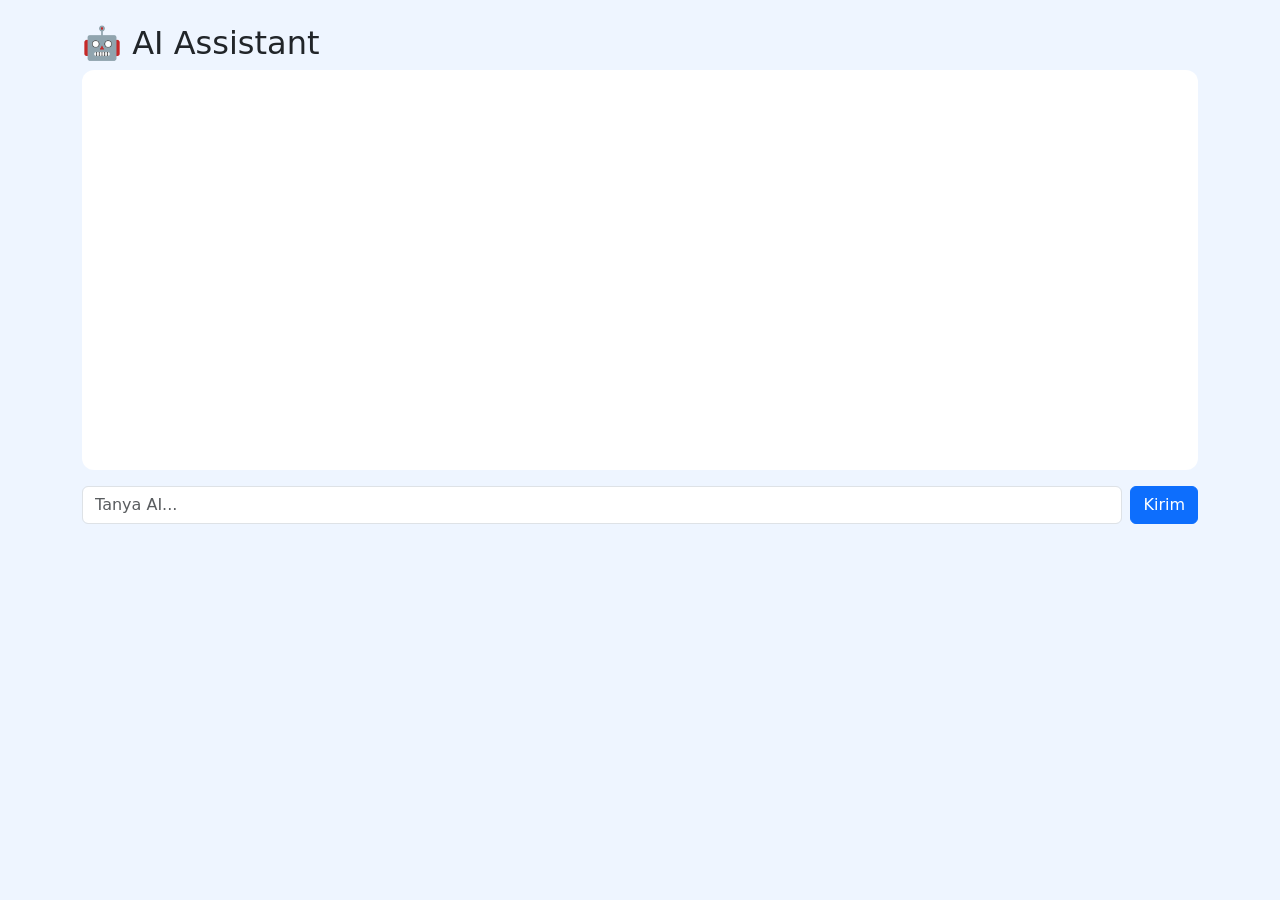
<file: assistant.html>
<!DOCTYPE html>
<html lang="id">
<head>
<meta charset="UTF-8">
<title>AI Assistant</title>

<link href="https://cdn.jsdelivr.net/npm/bootstrap@5.3.3/dist/css/bootstrap.min.css" rel="stylesheet">

<style>
body{background:#eef5ff;}

.chat{
height:400px;
overflow:auto;
background:white;
padding:15px;
border-radius:12px;
}
.user{text-align:right;}
.ai{text-align:left;}
.bubble{
display:inline-block;
padding:8px 12px;
border-radius:10px;
margin:5px;
}
.user .bubble{background:#2563eb;color:white;}
.ai .bubble{background:#e5e7eb;}
</style>
</head>

<body>

<div class="container py-4">

<h2>🤖 AI Assistant</h2>

<div id="chat" class="chat"></div>

<div class="d-flex mt-3 gap-2">
<input id="msg" class="form-control" placeholder="Tanya AI...">
<button class="btn btn-primary" onclick="send()">Kirim</button>
</div>

</div>

<script>
function send(){

let msg = document.getElementById("msg").value;
let chat = document.getElementById("chat");

if(msg.trim()=="") return;

chat.innerHTML += `<div class='user'><div class='bubble'>${msg}</div></div>`;

let reply = "Saya belum paham.";

if(msg.includes("ai")) reply="AI adalah kecerdasan buatan.";
if(msg.includes("quiz")) reply="Quiz bisa dibuat otomatis dari materi.";
if(msg.includes("summary")) reply="Summary merangkum materi panjang.";

setTimeout(()=>{
chat.innerHTML += `<div class='ai'><div class='bubble'>🤖 ${reply}</div></div>`;
chat.scrollTop = chat.scrollHeight;
},500);

document.getElementById("msg").value="";
}
</script>

</body>
</html>
</file>
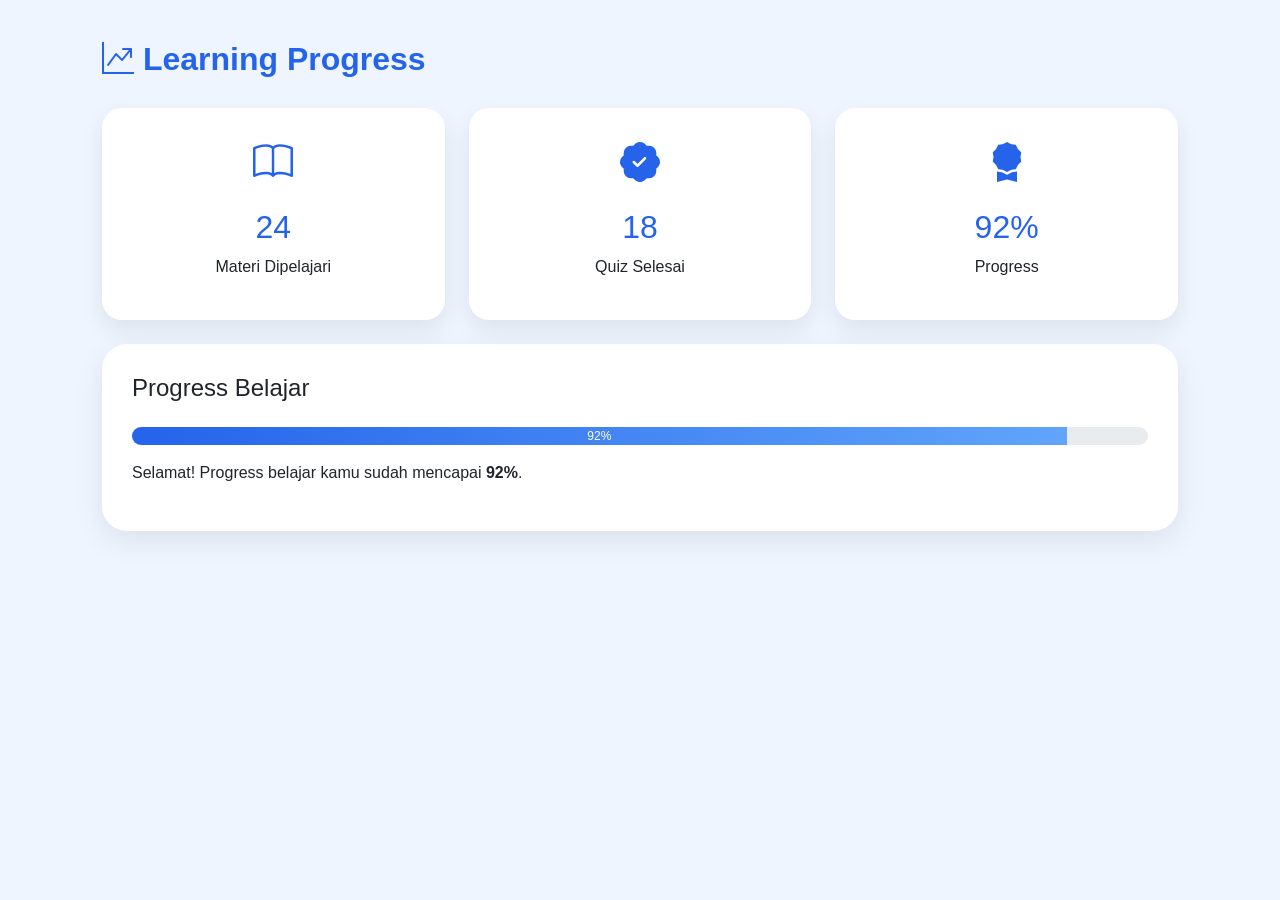
<file: learning-progress.html>
<!DOCTYPE html>
<html lang="id">
<head>
<meta charset="UTF-8">
<meta name="viewport" content="width=device-width, initial-scale=1.0">
<title>Learning Progress</title>

<link href="https://cdn.jsdelivr.net/npm/bootstrap@5.3.3/dist/css/bootstrap.min.css" rel="stylesheet">
<link rel="stylesheet" href="https://cdn.jsdelivr.net/npm/bootstrap-icons@1.11.3/font/bootstrap-icons.min.css">

<style>

body{
    background:#EEF5FF;
    font-family:'Segoe UI',sans-serif;
}

.container{
    max-width:1100px;
    margin:40px auto;
}

.title{
    color:#2563EB;
    font-weight:bold;
    margin-bottom:30px;
}

.progress-card{
    background:#fff;
    border-radius:25px;
    padding:30px;
    margin-bottom:25px;
    box-shadow:0 10px 30px rgba(0,0,0,.08);
}

.progress{
    height:18px;
    border-radius:20px;
}

.progress-bar{
    background:linear-gradient(90deg,#2563EB,#60A5FA);
}

.stat-box{
    background:white;
    border-radius:20px;
    padding:25px;
    text-align:center;
    box-shadow:0 10px 25px rgba(0,0,0,.08);
}

.stat-box i{
    font-size:40px;
    color:#2563EB;
}

.stat-box h2{
    margin-top:15px;
    color:#2563EB;
}

</style>

</head>

<body>

<div class="container">

<h2 class="title">
<i class="bi bi-graph-up-arrow"></i>
Learning Progress
</h2>

<div class="row g-4">

<div class="col-md-4">
<div class="stat-box">
<i class="bi bi-book"></i>
<h2>24</h2>
<p>Materi Dipelajari</p>
</div>
</div>

<div class="col-md-4">
<div class="stat-box">
<i class="bi bi-patch-check-fill"></i>
<h2>18</h2>
<p>Quiz Selesai</p>
</div>
</div>

<div class="col-md-4">
<div class="stat-box">
<i class="bi bi-award-fill"></i>
<h2>92%</h2>
<p>Progress</p>
</div>
</div>

</div>

<div class="progress-card mt-4">

<h4>Progress Belajar</h4>

<div class="progress mt-4">
<div class="progress-bar" style="width:92%">92%</div>
</div>

<p class="mt-3">
Selamat! Progress belajar kamu sudah mencapai <b>92%</b>.
</p>

</div>

</div>

</body>
</html>
</file>
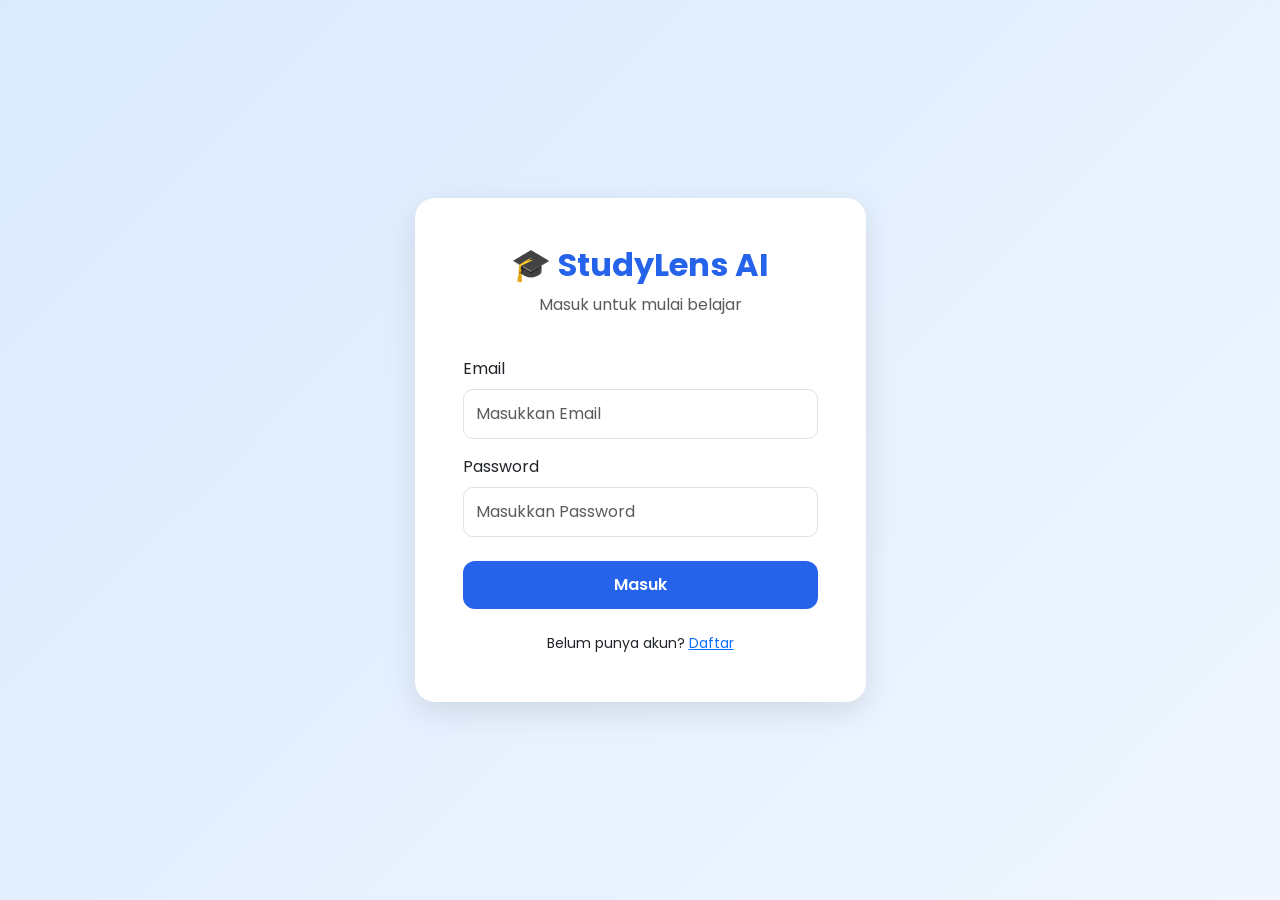
<file: login.html>
<!DOCTYPE html>
<html lang="id">

<head>
    <meta charset="UTF-8">
    <meta name="viewport" content="width=device-width, initial-scale=1.0">
    <title>Login - StudyLens AI</title>

    <!-- Google Font -->
    <link href="https://fonts.googleapis.com/css2?family=Poppins:wght@300;400;500;600;700&display=swap" rel="stylesheet">

    <!-- Bootstrap -->
    <link href="https://cdn.jsdelivr.net/npm/bootstrap@5.3.3/dist/css/bootstrap.min.css" rel="stylesheet">

    <style>
        body{
            font-family:'Poppins', sans-serif;
            background: linear-gradient(135deg, #dbeafe, #eff6ff);
        }

        .login-card{
            border: none;
            border-radius: 20px;
            box-shadow: 0 10px 30px rgba(0,0,0,0.1);
        }

        .brand{
            font-weight: 700;
            color: #2563eb;
        }

        .btn-primary{
            background:#2563eb;
            border:none;
            border-radius:12px;
            padding:12px;
            font-weight:600;
        }

        .btn-primary:hover{
            background:#1d4ed8;
        }

        input{
            border-radius:10px !important;
            padding:12px !important;
        }

        .text-small{
            font-size:14px;
        }
    </style>
</head>

<body>

<section class="vh-100 d-flex align-items-center">

<div class="container">

<div class="row justify-content-center">

<div class="col-md-5">

<div class="card login-card p-5">

<!-- HEADER -->
<div class="text-center mb-4">

<h2 class="brand">🎓 StudyLens AI</h2>
<p class="text-muted">Masuk untuk mulai belajar</p>

</div>

<!-- FORM -->
<form action="index.html" method="GET">

    <div class="mb-3">
        <label class="form-label">Email</label>
        <input type="email" class="form-control" placeholder="Masukkan Email" required>
    </div>

    <div class="mb-4">
        <label class="form-label">Password</label>
        <input type="password" class="form-control" placeholder="Masukkan Password" required>
    </div>

    <button type="submit" class="btn btn-primary w-100">
        Masuk
    </button>

</form>

<!-- FOOTER -->
<div class="text-center mt-4 text-small">

Belum punya akun?
<a href="#" class="text-primary">Daftar</a>

</div>

</div>

</div>

</div>

</div>

</section>

</body>

</html>
</file>
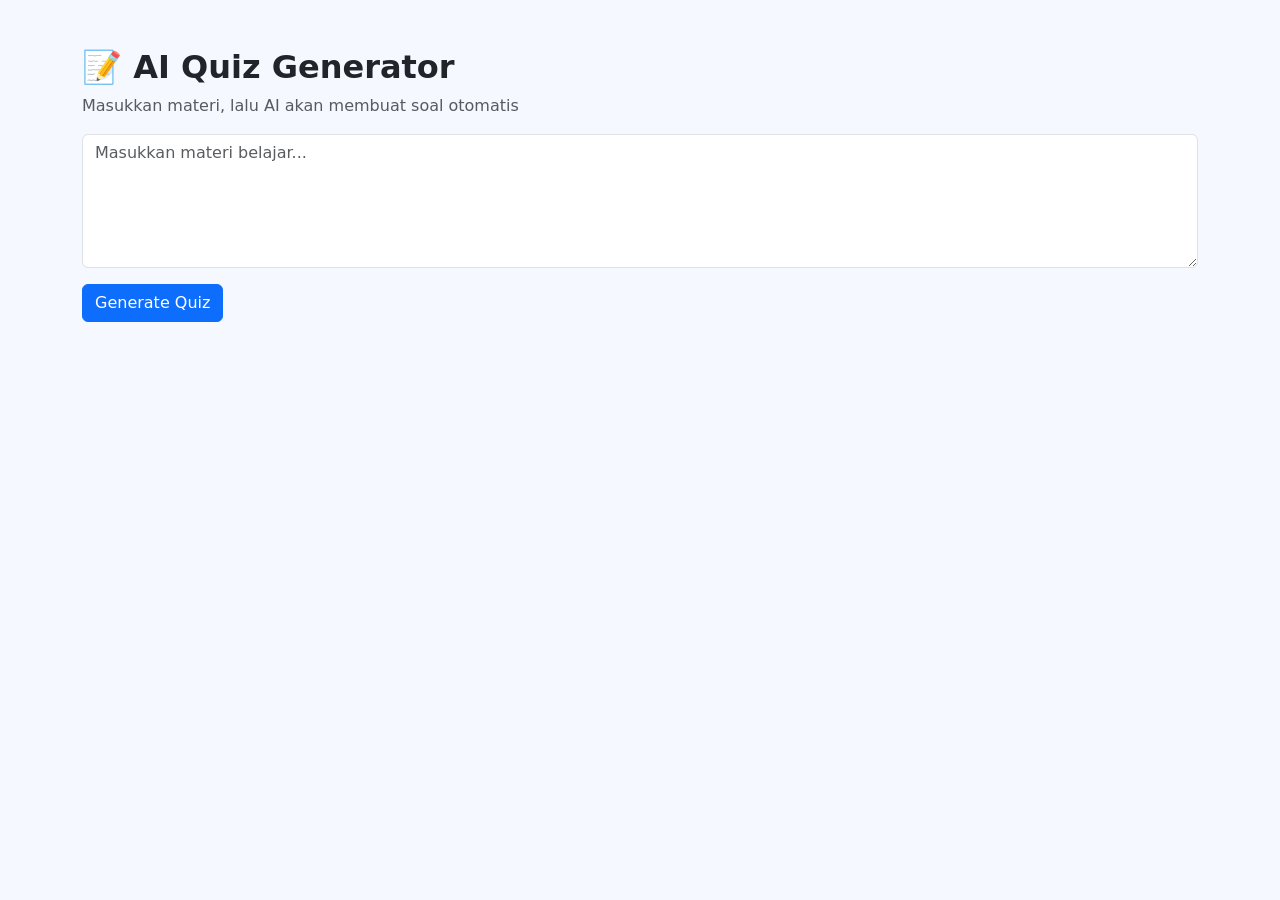
<file: quiz.html>
<!DOCTYPE html>
<html lang="id">
<head>
<meta charset="UTF-8">
<title>AI Quiz Generator</title>

<link href="https://cdn.jsdelivr.net/npm/bootstrap@5.3.3/dist/css/bootstrap.min.css" rel="stylesheet">

<style>
body{
    background:#f5f9ff;
}

.quiz-card{
    background:white;
    padding:20px;
    border-radius:15px;
    box-shadow:0 4px 15px rgba(0,0,0,0.08);
}
</style>
</head>

<body>

<div class="container py-5">

<h2 class="fw-bold">📝 AI Quiz Generator</h2>
<p class="text-muted">Masukkan materi, lalu AI akan membuat soal otomatis</p>

<!-- INPUT MATERI -->
<textarea id="materi" class="form-control mt-3" rows="5"
placeholder="Masukkan materi belajar..."></textarea>

<button class="btn btn-primary mt-3" onclick="generateQuiz()">
Generate Quiz
</button>

<!-- OUTPUT QUIZ -->
<div id="quizContainer" class="mt-4"></div>

</div>

<script>
function generateQuiz(){

let materi = document.getElementById("materi").value;
let container = document.getElementById("quizContainer");

if(materi.trim() === ""){
    alert("Isi materi dulu!");
    return;
}

// QUIZ SIMULASI
container.innerHTML = `
<div class="quiz-card mt-3">

<h5>Soal 1</h5>
<p>Apa yang dimaksud dengan Artificial Intelligence?</p>

<input id="jawaban1" class="form-control" placeholder="Jawab disini...">

<button class="btn btn-success mt-3" onclick="cekJawaban()">
Submit Jawaban
</button>

<div id="hasil" class="mt-3"></div>

</div>
`;

}

// CEK JAWABAN
function cekJawaban(){

let jawaban = document.getElementById("jawaban1").value;
let hasil = document.getElementById("hasil");

if(jawaban.toLowerCase().includes("kecerdasan")){
    hasil.innerHTML = `<div class="alert alert-success">✔ Benar! AI adalah kecerdasan buatan.</div>`;
} else {
    hasil.innerHTML = `<div class="alert alert-danger">✖ Jawaban kurang tepat, coba lagi.</div>`;
}

}
</script>

</body>
</html>
</file>
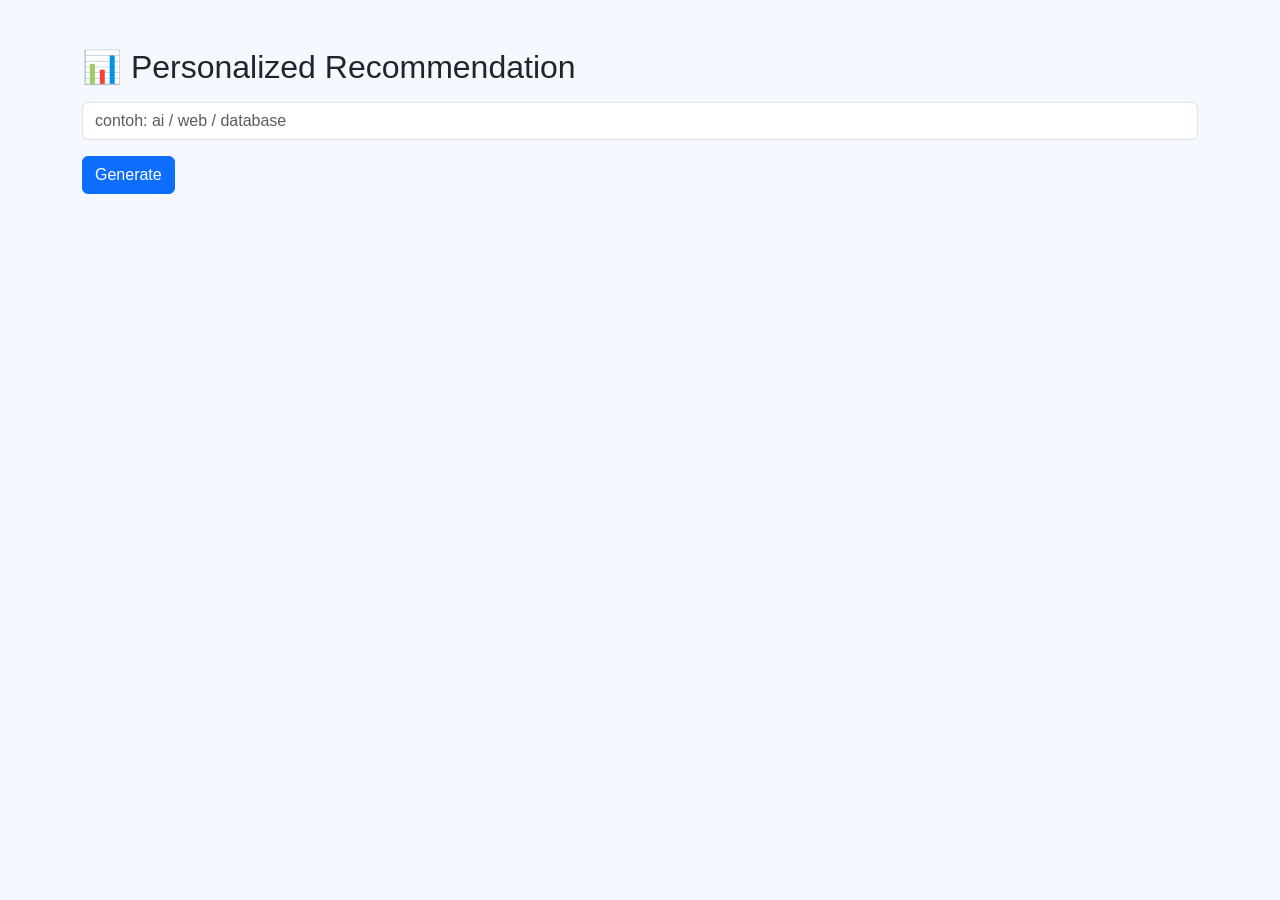
<file: recommendation.html>
<!DOCTYPE html>
<html lang="id">
<head>
<meta charset="UTF-8">
<title>Personalized Recommendation</title>

<link href="https://cdn.jsdelivr.net/npm/bootstrap@5.3.3/dist/css/bootstrap.min.css" rel="stylesheet">

<style>
body{
    background:#f5f9ff;
    font-family:Arial;
}

.card-box{
    background:white;
    padding:20px;
    border-radius:12px;
    box-shadow:0 4px 15px rgba(0,0,0,0.08);
}
</style>
</head>

<body>

<div class="container py-5">

<h2>📊 Personalized Recommendation</h2>

<!-- INPUT WAJIB -->
<input id="inputText" class="form-control mt-3" placeholder="contoh: ai / web / database">

<button class="btn btn-primary mt-3" onclick="generateRec()">
Generate
</button>

<!-- OUTPUT -->
<div id="output" class="mt-4"></div>

</div>

<script>
function generateRec(){

// AMBIL INPUT
let input = document.getElementById("inputText").value.toLowerCase();
let output = document.getElementById("output");

// CEK KOSONG
if(input.trim() === ""){
alert("Isi dulu minat belajar!");
return;
}

// DEFAULT
let result = "📘 Belajar Dasar Umum Pemrograman";

// LOGIC SEDERHANA
if(input.includes("ai")){
result = `
🧠 Artificial Intelligence Dasar<br>
🤖 Machine Learning Intro<br>
📊 Data Science Basic
`;
}

else if(input.includes("web")){
result = `
🌐 HTML CSS Dasar<br>
⚙️ JavaScript Dasar<br>
🎨 UI Design Bootstrap
`;
}

else if(input.includes("database")){
result = `
🗄️ MySQL Dasar<br>
🔗 Relasi Database<br>
⚡ SQL Query Basic
`;
}

// OUTPUT PASTI MUNCUL
output.innerHTML = `
<div class="card-box mt-3">
<h5>Rekomendasi Untuk Kamu:</h5>
<hr>
${result}
</div>
`;

console.log("BUTTON KEPENCET - OK");
}
</script>

</body>
</html>
</file>
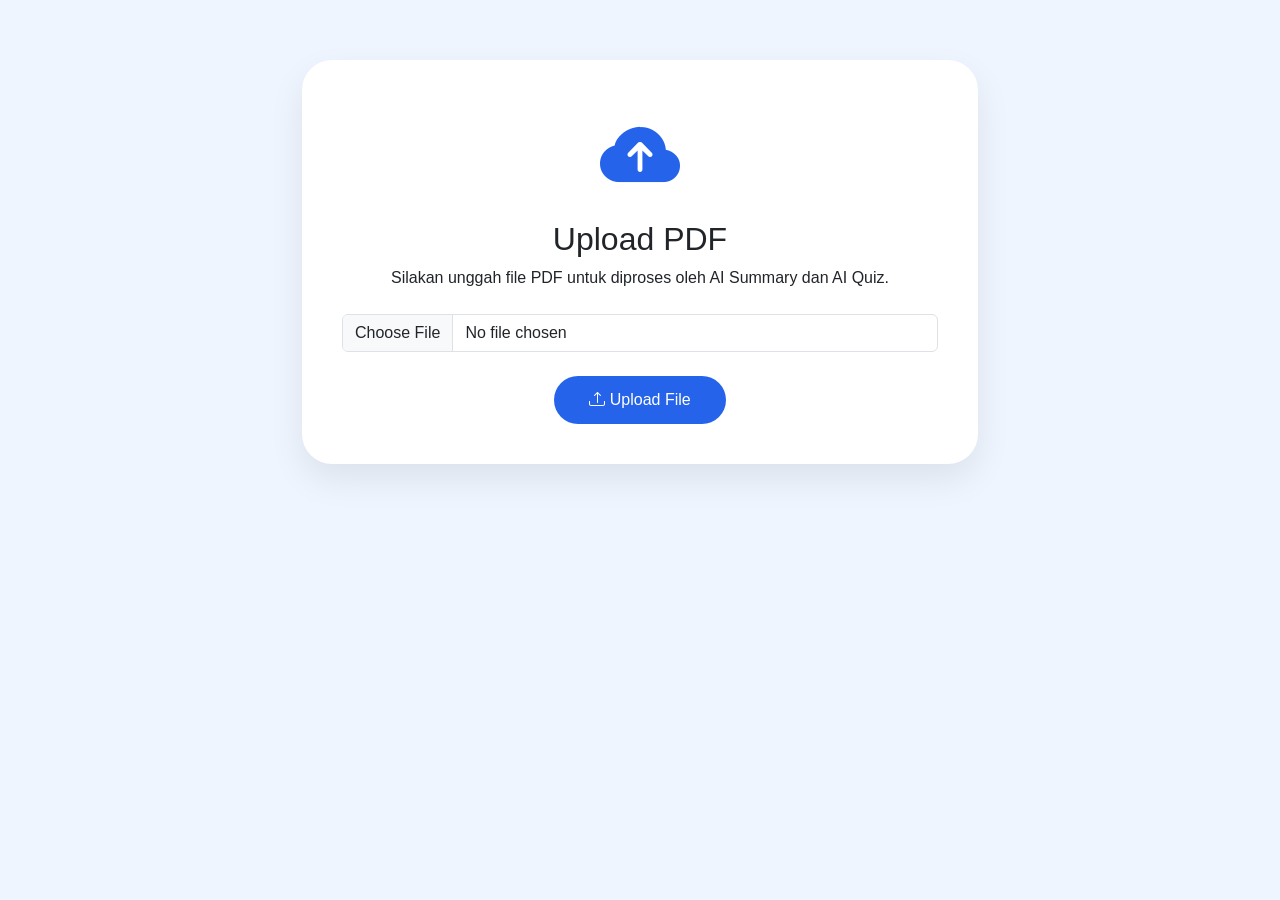
<file: upload-pdf.html>
<!DOCTYPE html>
<html lang="id">
<head>

<meta charset="UTF-8">
<meta name="viewport" content="width=device-width, initial-scale=1.0">

<title>Upload PDF</title>

<link href="https://cdn.jsdelivr.net/npm/bootstrap@5.3.3/dist/css/bootstrap.min.css" rel="stylesheet">
<link rel="stylesheet" href="https://cdn.jsdelivr.net/npm/bootstrap-icons@1.11.3/font/bootstrap-icons.min.css">

<style>

body{
background:#EEF5FF;
font-family:'Segoe UI',sans-serif;
}

.container{
max-width:700px;
margin:60px auto;
}

.upload-box{

background:white;
padding:40px;
border-radius:30px;
text-align:center;
box-shadow:0 15px 35px rgba(0,0,0,.08);

}

.upload-icon{

font-size:80px;
color:#2563EB;
margin-bottom:20px;

}

.btn-upload{

background:#2563EB;
color:white;
padding:12px 35px;
border:none;
border-radius:30px;

}

.btn-upload:hover{

background:#1D4ED8;

}

</style>

</head>

<body>

<div class="container">

<div class="upload-box">

<i class="bi bi-cloud-arrow-up-fill upload-icon"></i>

<h2>Upload PDF</h2>

<p>
Silakan unggah file PDF untuk diproses oleh AI Summary dan AI Quiz.
</p>

<input type="file" class="form-control mt-4" accept=".pdf">

<button class="btn-upload mt-4">
<i class="bi bi-upload"></i>
Upload File
</button>

</div>

</div>

</body>
</html>
</file>
